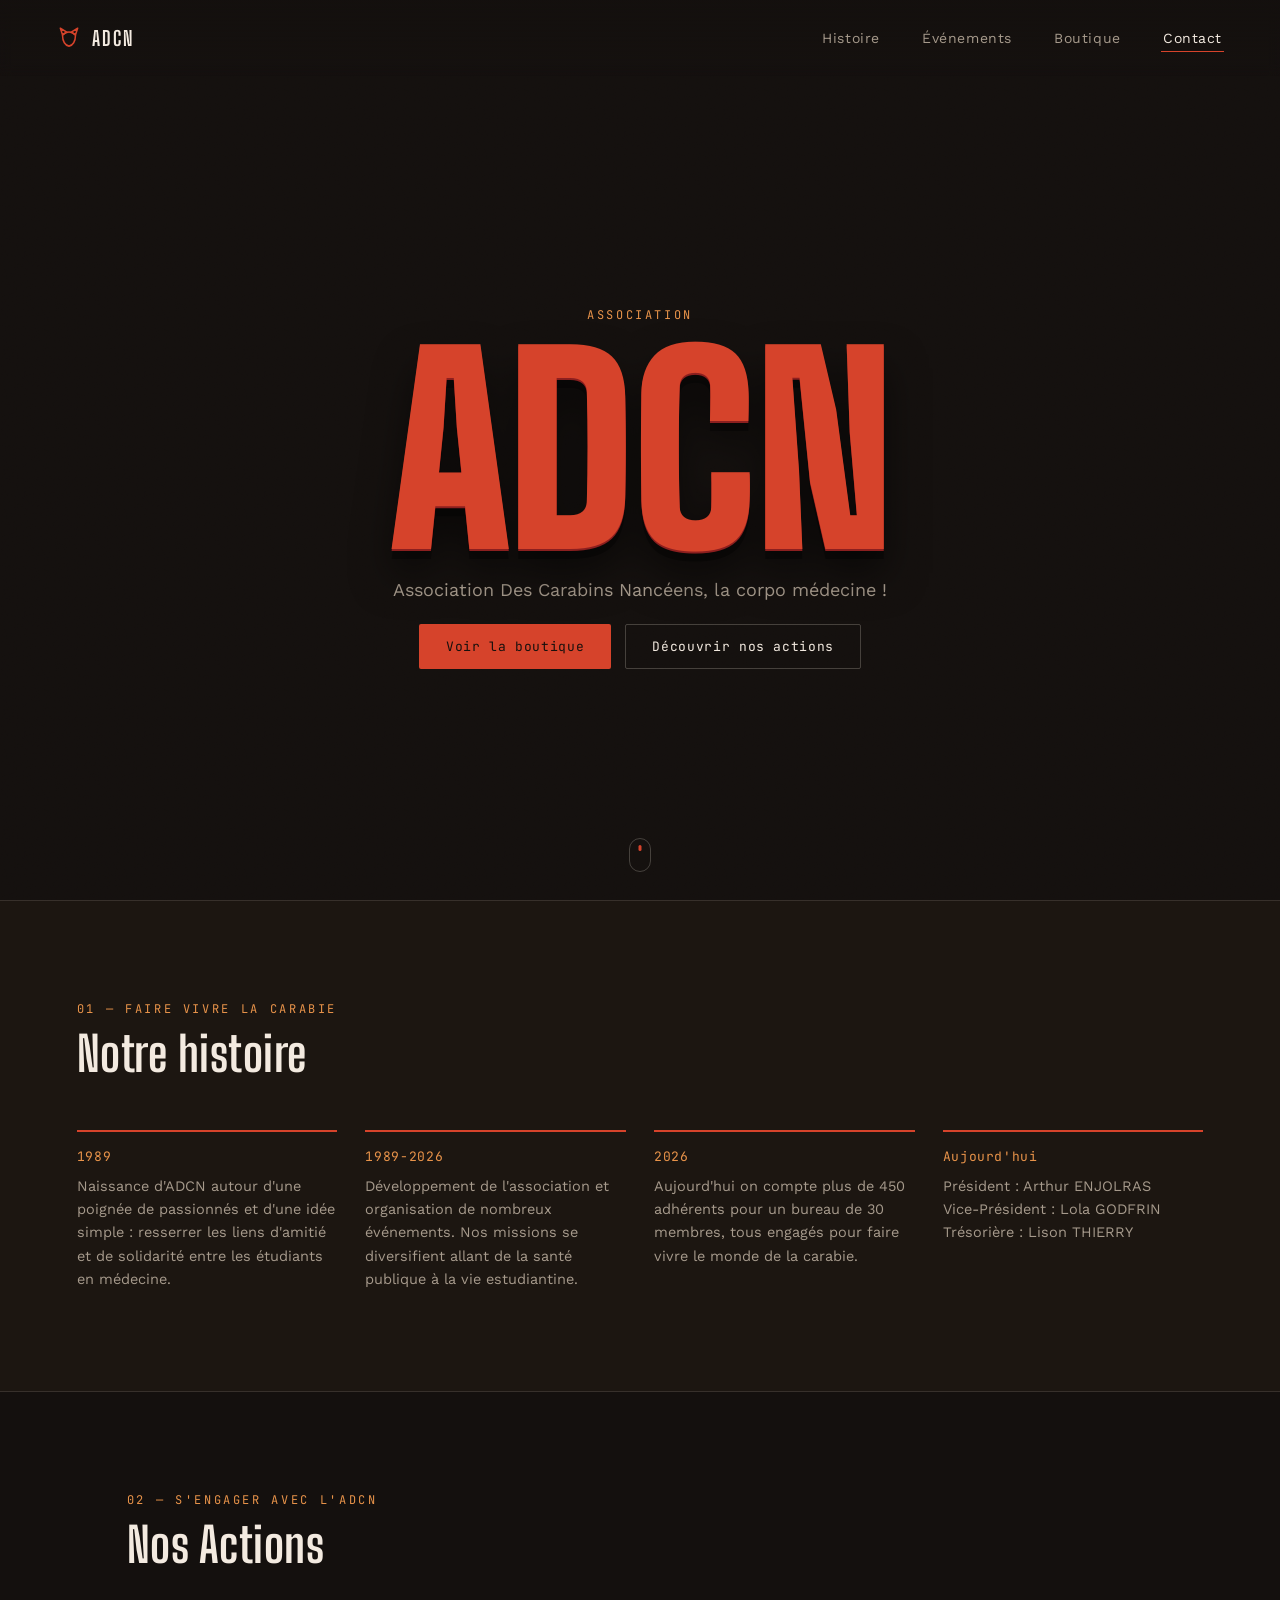
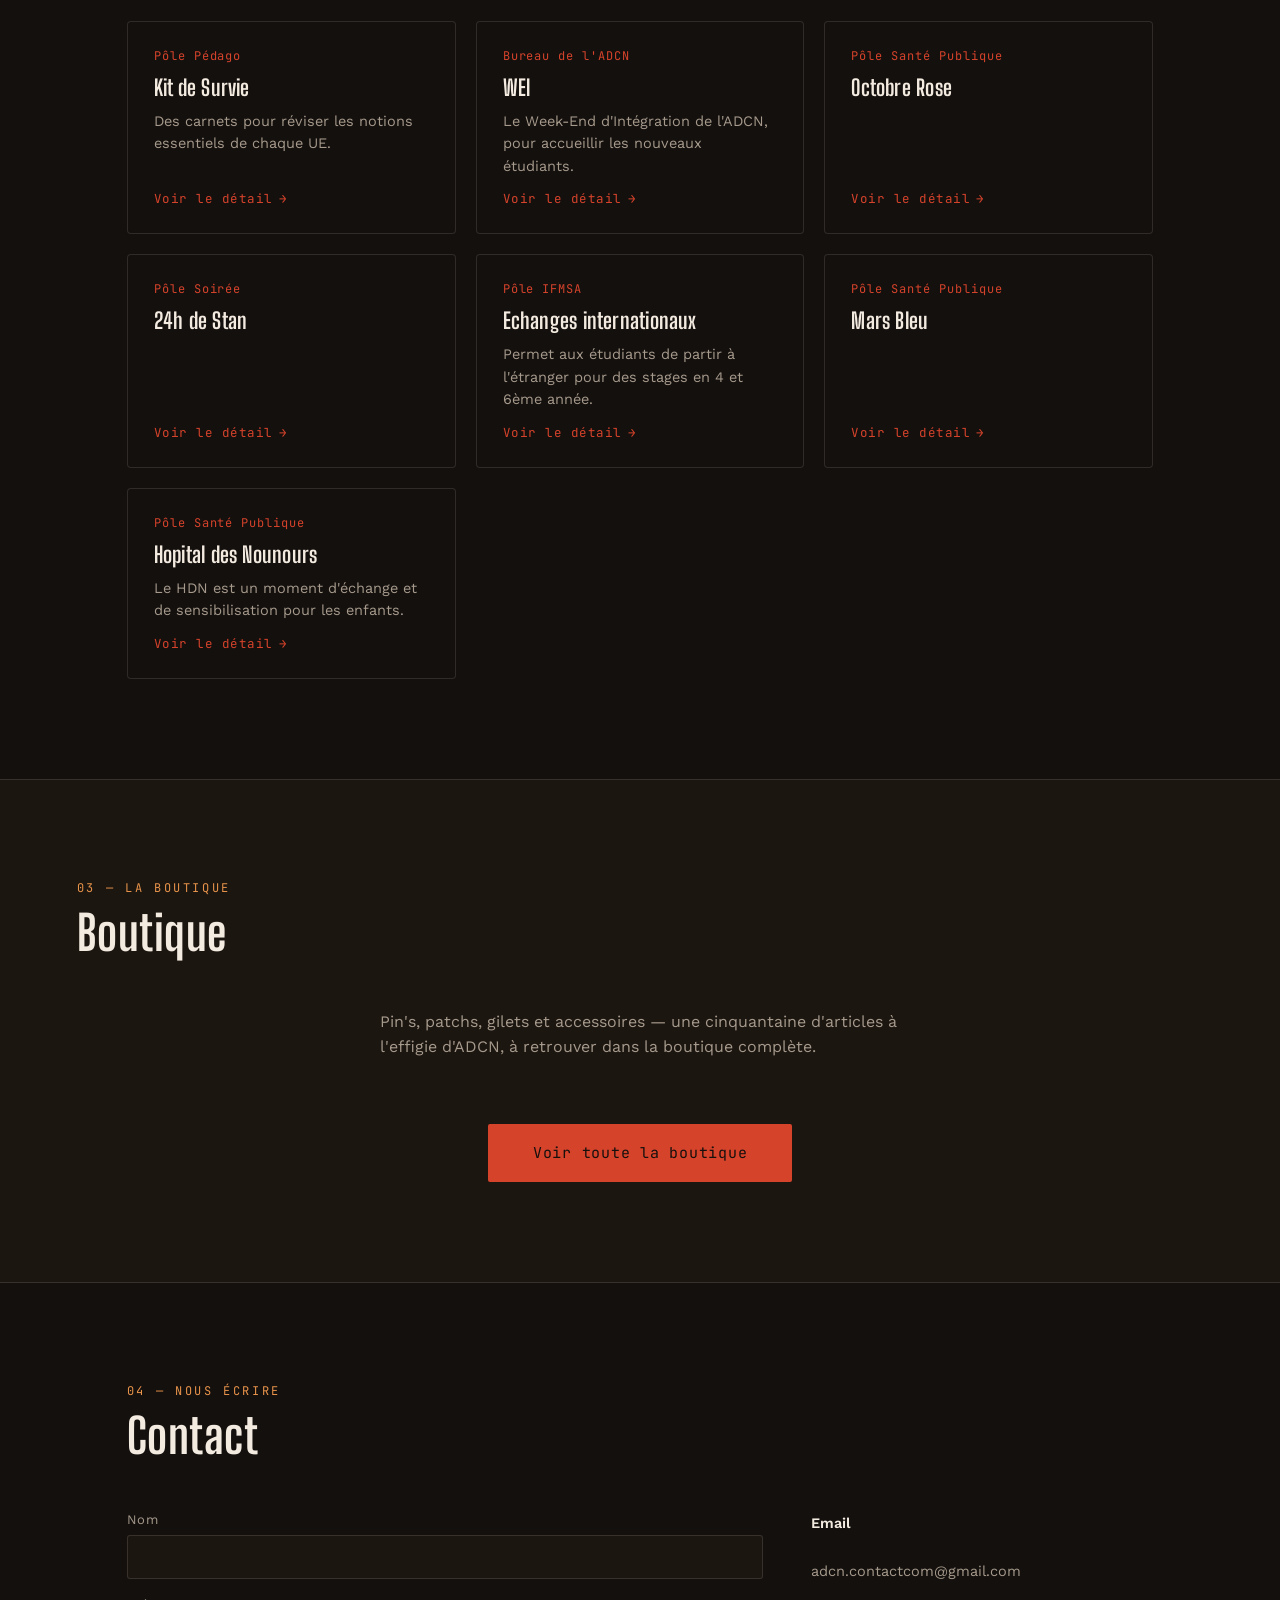
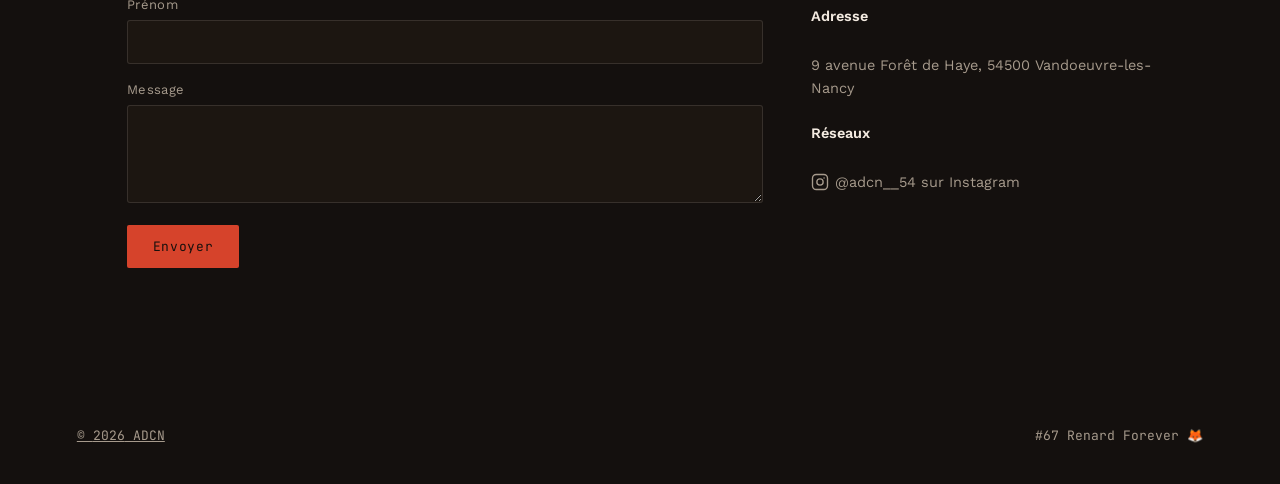
<file: index.html>
<!DOCTYPE html>
<html lang="fr">
<head>
  <meta charset="UTF-8">
  <meta http-equiv="refresh" content="0; url=main.html">
  <title>Redirection site ADCN…</title>
  <script>location.replace("main.html");</script>
  <meta name="google-site-verification" content="s46AsX7qosYoqLdvT8b8pv2t3fBhUlr9V6oyhJd7i8s" />
  <link rel="canonical" href="https://adcn54.github.io/main.html" />
</head>
<body>
  <p><a href="main.html">Cliquez ici si la redirection vers le site de l'ADCN ne fonctionne pas.</a></p>
</body>
</html>
</file>
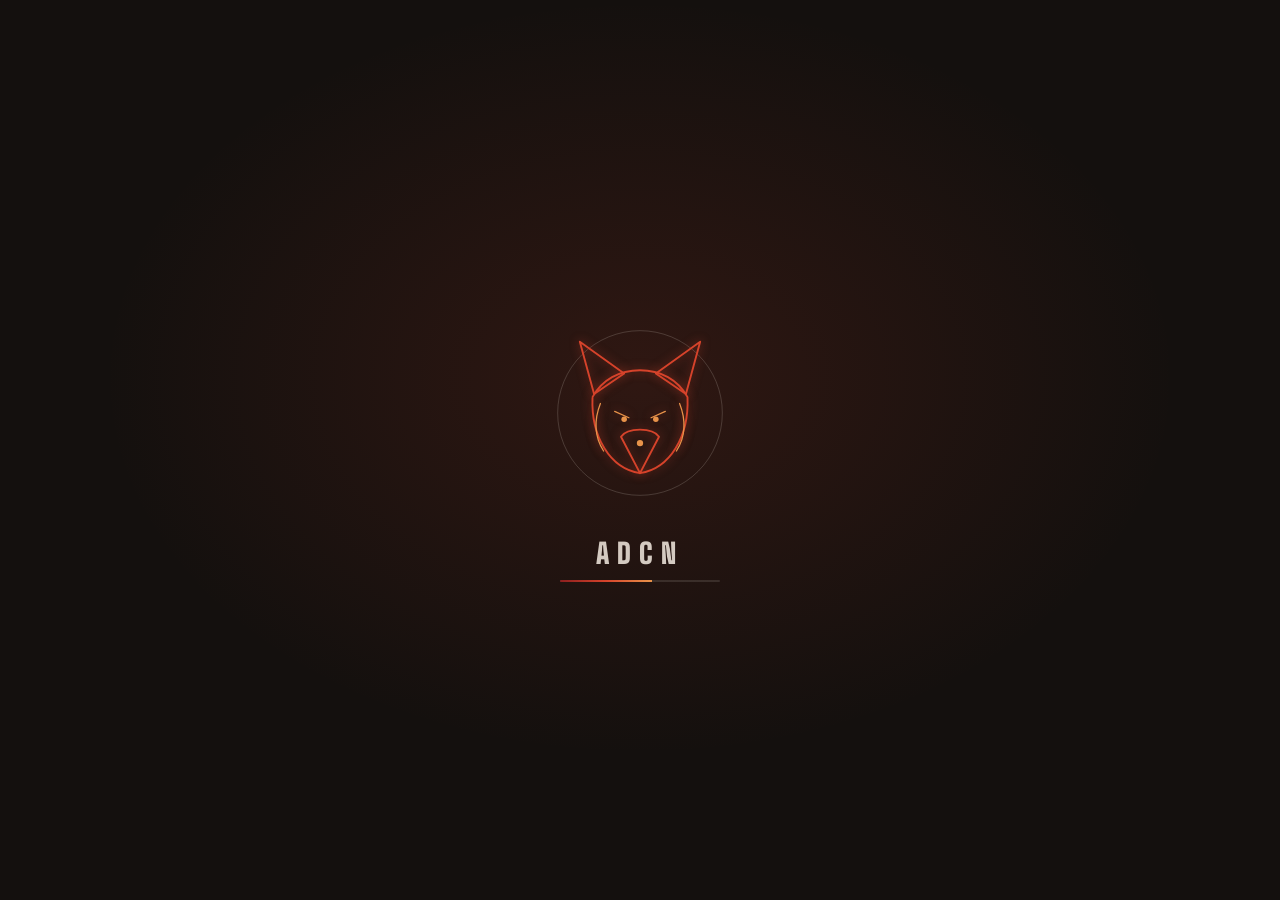
<file: boutique.html>
<!DOCTYPE html>
<html lang="fr">
<head>
<meta charset="UTF-8">
<meta name="viewport" content="width=device-width, initial-scale=1.0">
<title>ADCN Boutique — Association des Carabins de Nancy</title>
<meta name="description" content="Boutique ADCN — pin's, patchs, gilets et accessoires.">
<link rel="icon" type="image/png" sizes="32x32" href="img/logo.png">

<link rel="canonical" href="https://adcn54.github.io/boutique.html" />
  
<link rel="preconnect" href="https://fonts.googleapis.com">
<link rel="preconnect" href="https://fonts.gstatic.com" crossorigin>
<link href="https://fonts.googleapis.com/css2?family=Big+Shoulders+Display:wght@500;700;900&family=Work+Sans:wght@400;500;600&family=JetBrains+Mono:wght@400;500&display=swap" rel="stylesheet">

<link rel="stylesheet" href="css/base.css">
<link rel="stylesheet" href="css/boutons.css">
<link rel="stylesheet" href="css/chargement.css">
<link rel="stylesheet" href="css/navigation.css">
<link rel="stylesheet" href="css/sections.css">
<link rel="stylesheet" href="css/boutique.css">
</head>
<body>
<!-- ===================== CHARGEMENT ===================== -->
<div id="chargement" aria-hidden="true">
  <svg id="marque-renard" viewBox="0 0 240 240" fill="none" xmlns="http://www.w3.org/2000/svg">
    <circle class="renard-anneau" cx="120" cy="120" r="104"/>
    <!-- oreilles -->
    <path class="renard-trait" d="M62 96 L44 30 L100 70 Z"/>
    <path class="renard-trait" d="M178 96 L196 30 L140 70 Z"/>
    <!-- tête -->
    <path class="renard-trait" d="M60 100 C58 150 82 190 120 196 C158 190 182 150 180 100 C168 78 146 66 120 66 C94 66 72 78 60 100 Z"/>
    <!-- rayures joues -->
    <path class="renard-trait renard-trait-fin" d="M70 108 C62 128 62 150 74 168"/>
    <path class="renard-trait renard-trait-fin" d="M170 108 C178 128 178 150 166 168"/>
    <!-- museau -->
    <path class="renard-trait" d="M96 150 L120 196 L144 150 C136 138 104 138 96 150 Z"/>
    <circle class="renard-point" cx="120" cy="158" r="4"/>
    <!-- yeux -->
    <path class="renard-trait renard-trait-fin" d="M88 118 L106 126"/>
    <path class="renard-trait renard-trait-fin" d="M152 118 L134 126"/>
    <circle class="renard-point" cx="100" cy="128" r="3.5"/>
    <circle class="renard-point" cx="140" cy="128" r="3.5"/>
  </svg>

  <div class="chargement-legende">
    <span id="chargement-mot">ADCN</span>
    <span class="chargement-barre"><span id="chargement-barre-remplissage"></span></span>
  </div>
</div>

<div id="site">

<!-- NAVIGATION -->
<header class="navigation" id="navigation">
  <a class="navigation-marque" href="main.html" aria-label="ADCN — retour à l'accueil">
    <svg class="navigation-renard" viewBox="0 0 24 24" fill="none" aria-hidden="true">
      <path d="M6 9 L4 3 L10 6.5 Z" class="navigation-renard-trait"/>
      <path d="M18 9 L20 3 L14 6.5 Z" class="navigation-renard-trait"/>
      <path d="M6 9.5 C6 15 8.5 19 12 19.5 C15.5 19 18 15 18 9.5 C16.5 7.5 14.5 6.5 12 6.5 C9.5 6.5 7.5 7.5 6 9.5 Z" class="navigation-renard-trait"/>
    </svg>
    <span>ADCN</span>
  </a>

  <nav class="navigation-liens" id="navigation-liens">
    <a href="main.html#histoire">Histoire</a>
    <a href="main.html#evenements">Événements</a>
    <a href="boutique.html" class="est-actif">Boutique</a>
    <a href="main.html#contact">Contact</a>
  </nav>

  <button class="navigation-bouton" id="navigation-bouton" aria-label="Ouvrir le menu" aria-expanded="false">
    <span></span><span></span><span></span>
  </button>
</header>

<main class="boutique-main">
  <section class="section">
    <div class="section-entete section-entete-centre">
      <p class="surtitre">La boutique</p>
      <h2>Pin's, patchs & accessoires</h2>
    </div>
    <p class="boutique-intro">Ajoute ce qui te plaît au panier, puis valide ta commande — le règlement se fait ensuite en ligne sur la cagnotte <a href="https://pots.lydia.me/collect/ventes-adcn-10693190/fr" target="_blank" rel="noopener noreferrer" style="text-decoration: underline;">Lydia</a> de l'asso, et tu récupères tes articles au local.</p>

    <div class="filtres">
      <button class="filtre-categorie est-actif" data-categorie="tout">Tout</button>
      <button class="filtre-categorie" data-categorie="pin">Pin's</button>
      <button class="filtre-categorie" data-categorie="patch">Ecussons</button>
      <button class="filtre-categorie" data-categorie="accessoire">Accessoires</button>
      <button class="filtre-categorie" data-categorie="kds">KDS</button>
    </div>

    <div class="grille-cartes grille-boutique" id="grille-boutique">
      <p id="grille-boutique-attente" class="grille-boutique-message">
        Attends encore un peu, la boutique peut mettre du temps à se charger en cas de connexion saturée.
      </p>
    </div>
  </section>

  <footer class="pied-de-page">
    <span><a href="mentions.html" style="text-decoration: underline">© <span id="annee"></span> ADCN</a></span>
    <span class="pied-de-page-signature">#67 Renard Forever 🦊</span>
  </footer>
</main>

<!-- BOUTON + TIROIR DU PANIER -->
<button id="panier-bouton" class="panier-bouton" aria-label="Ouvrir le panier">
  🛒
  <span id="panier-compteur" class="panier-compteur" hidden>0</span>
</button>

<div id="panier-fond" class="panier-fond"></div>

<aside id="panier" class="panier" aria-label="Panier">
  <div class="panier-entete">
    <h2>Ton panier</h2>
    <button id="panier-fermer" class="panier-fermer" aria-label="Fermer le panier">×</button>
  </div>

  <div id="panier-liste" class="panier-liste"></div>

  <div class="panier-total-ligne">
    <span>Total</span>
    <span id="panier-total">0 €</span>
  </div>

  <form id="formulaire-commande" class="formulaire-commande">
    <label>
      <span>Prénom</span>
      <input type="text" name="prenom" required autocomplete="given-name">
    </label>
    <label>
      <span>Nom</span>
      <input type="text" name="nom" required autocomplete="family-name">
    </label>
    <label>
      <span>Email</span>
      <input type="email" name="email" required autocomplete="email">
    </label>
    <button type="submit" class="bouton bouton-primaire">Valider la commande</button>
    <p class="note-formulaire" id="note-commande" role="status"></p>
  </form>
</aside>

<!-- Popup de confirmation de commande -->
<div id="popup-recap" class="popup-recap" hidden>
  <div class="popup-contenu">
    <h3>Commande validée !</h3>
    <p>Merci pour ta commande. Il ne reste plus qu'à la régler en ligne :</p>

    <p class="popup-montant">Montant à payer : <strong id="popup-total">0 €</strong></p>

    <a id="popup-payer" class="bouton" href="#" target="_blank" rel="noopener">
      Payer sur la cagnotte Lydia
    </a>

    <p class="popup-precision">
      Sur la page Lydia, saisis <strong>le montant exact</strong> indiqué ci-dessus
      et mets bien <strong>tes nom et prénom</strong> : c'est ce qui nous permet de
      relier ton paiement à ta commande. Un e-mail récap avec le lien t'est envoyé
      dans les heures qui suivent.
      <br>Passe directement au local pour annuler/modifier la commande
    </p>

    <button id="popup-fermer" class="bouton bouton-primaire">Fermer</button>
  </div>
</div>

<!-- Popup adhésion : posée au premier ajout au panier -->
<div id="popup-adhesion" class="popup-recap" hidden>
  <div class="popup-contenu">
    <h3>Es-tu adhérent·e à l'ADCN ?</h3>
    <p>
      La boutique en ligne est réservée aux adhérents. L'adhésion coûte
      <strong id="adhesion-prix">15 €</strong> et vaut pour toute la saison 2026-2027 —
      elle se règle séparément de ta commande.
    </p>
    <button id="adhesion-oui" class="bouton bouton-primaire">Oui, je suis adhérent·e</button>
    <a id="adhesion-non" class="bouton bouton-fantome" style="color: black; background-color: #f0f0f0; text-align: center;" target="_blank" rel="noopener">Non — payer l'adhésion</a>
  </div>
</div>

<!-- Popup : demande de confirmation avant l'envoi de la commande -->
<div id="popup-confirmation" class="popup-recap" hidden>
  <div class="popup-contenu" role="dialog" aria-modal="true" aria-labelledby="confirmation-titre">
    <h3 id="confirmation-titre">Es-tu sûr·e de valider ta commande ?</h3>
    <p>
      Une fois validée, tu devras passer au local pour la modifier ou l'annuler.
    </p>
    <button id="confirmation-oui" type="button" class="bouton bouton-primaire">Oui, commander</button>
    <button id="confirmation-non" type="button" class="bouton bouton-fantome" style="color: black;">Non, annuler</button>
  </div>
</div>

</div>
<!-- fin de #site -->
  
<!-- Easter Egg --->
<p id="coeur-modele" hidden>❤️</p>
<script>
// Regarde l'URL, plus spécifiquement ce qui a après le # et si c'est "renard", alors on affiche un petit message dans la console. execute le code à chaque changement de l'url
function coeur_eline() {
    const coeurModele = document.querySelector("#coeur-modele");
    nb = 0;
    const intervalleCoeurs = setInterval(() => {
      if (nb >= 200) {
        clearInterval(intervalleCoeurs);
        return;
      }
      const coeur = coeurModele.cloneNode(true);

      coeur.removeAttribute("id");
      coeur.hidden = false;

      coeur.style.position = "fixed";
      coeur.style.left = `${Math.random() * 100}vw`;
      coeur.style.top = `${Math.random() * 100}vh`;
      coeur.style.margin = "0";
      coeur.style.fontSize = `${20 + Math.random() * 30}px`;
      coeur.style.pointerEvents = "none";
      coeur.style.zIndex = "9999";

      document.body.appendChild(coeur);
      nb=nb+1;
    }, 150);
}
function verif_hastag() {
  if (window.location.hash === "#eline") {
    coeur_eline();
  }
}
window.addEventListener("hashchange", verif_hastag);
verif_hastag(); //charger des le début
</script>
<!-- FIN Easter Egg --->
  
<script src="js/chargement.js"></script>
<script src="js/navigation.js"></script>
<script src="js/produits.js"></script>
<script src="js/panier.js"></script>
<script src="js/boutique.js"></script>
<script src="js/commande.js"></script>
<script src="js/adhesion.js"></script>
<script src="js/boutique-principal.js"></script>



</body>
</html>
</file>
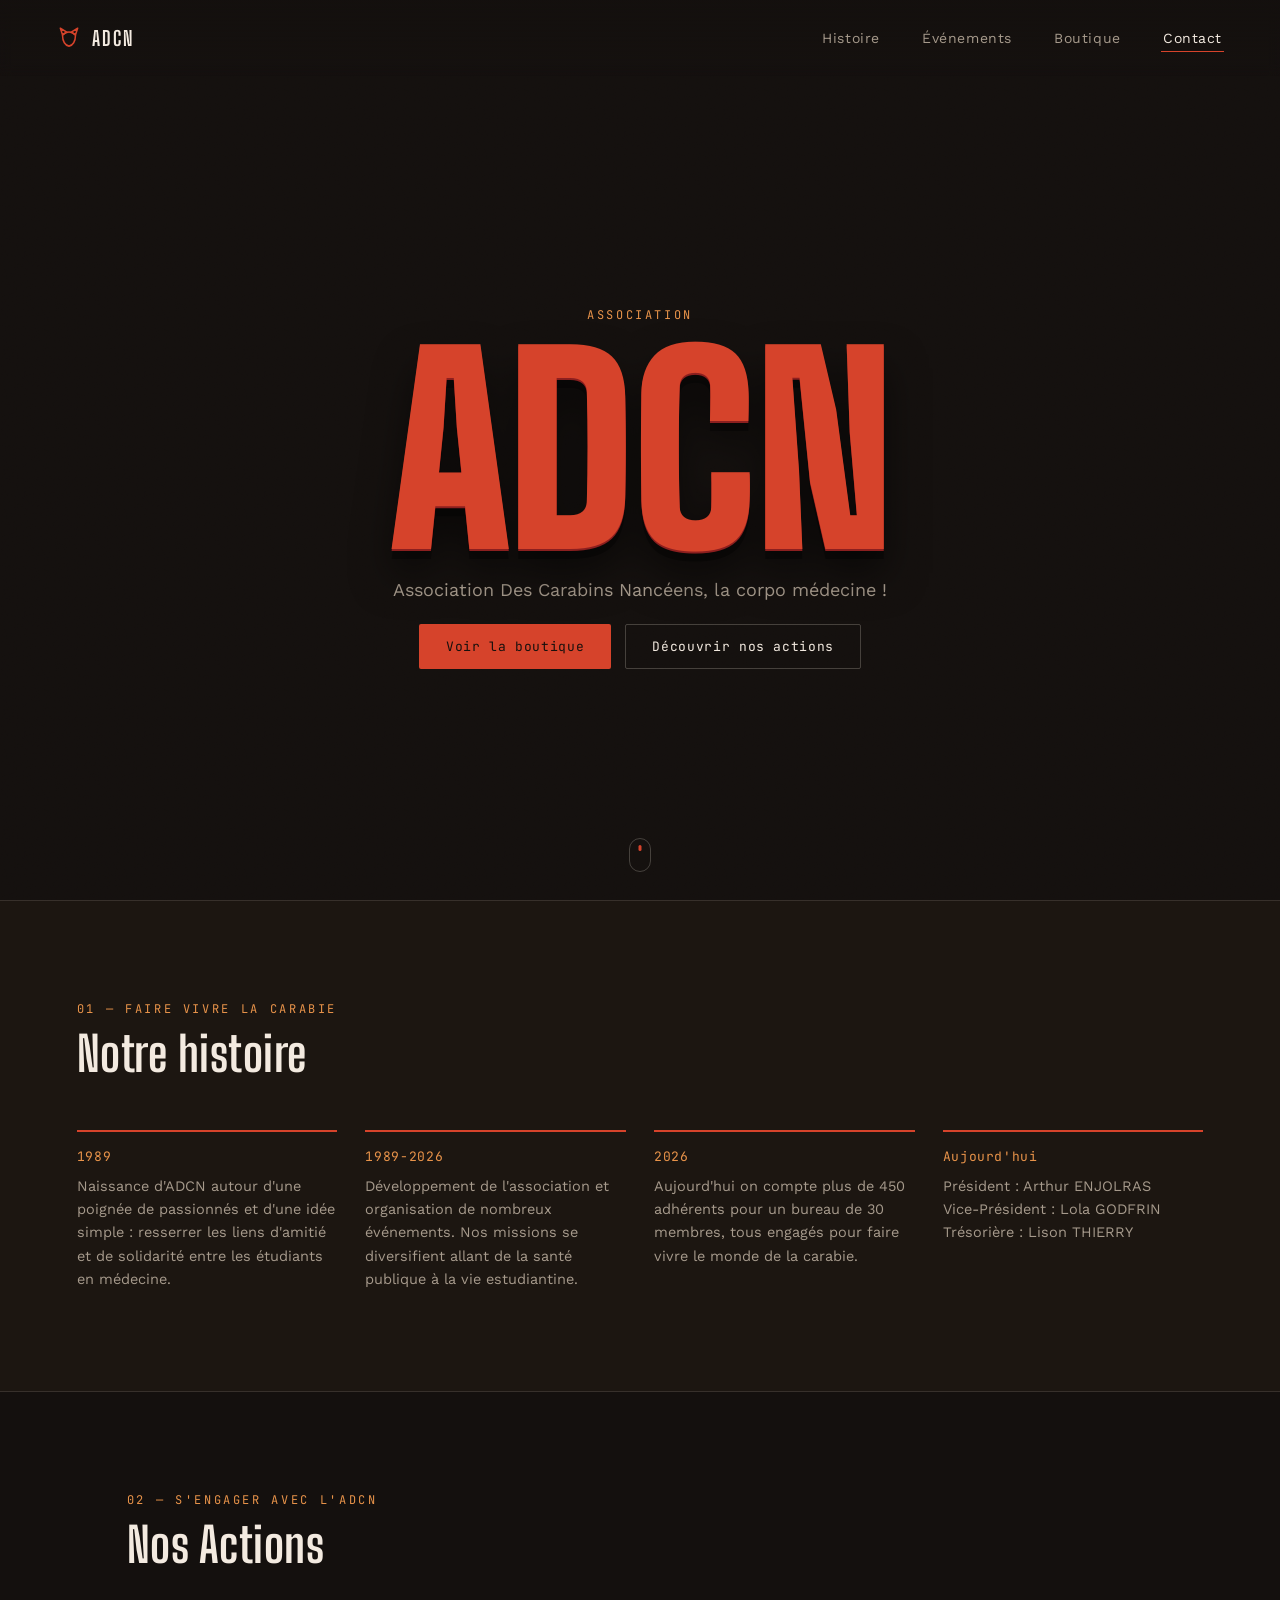
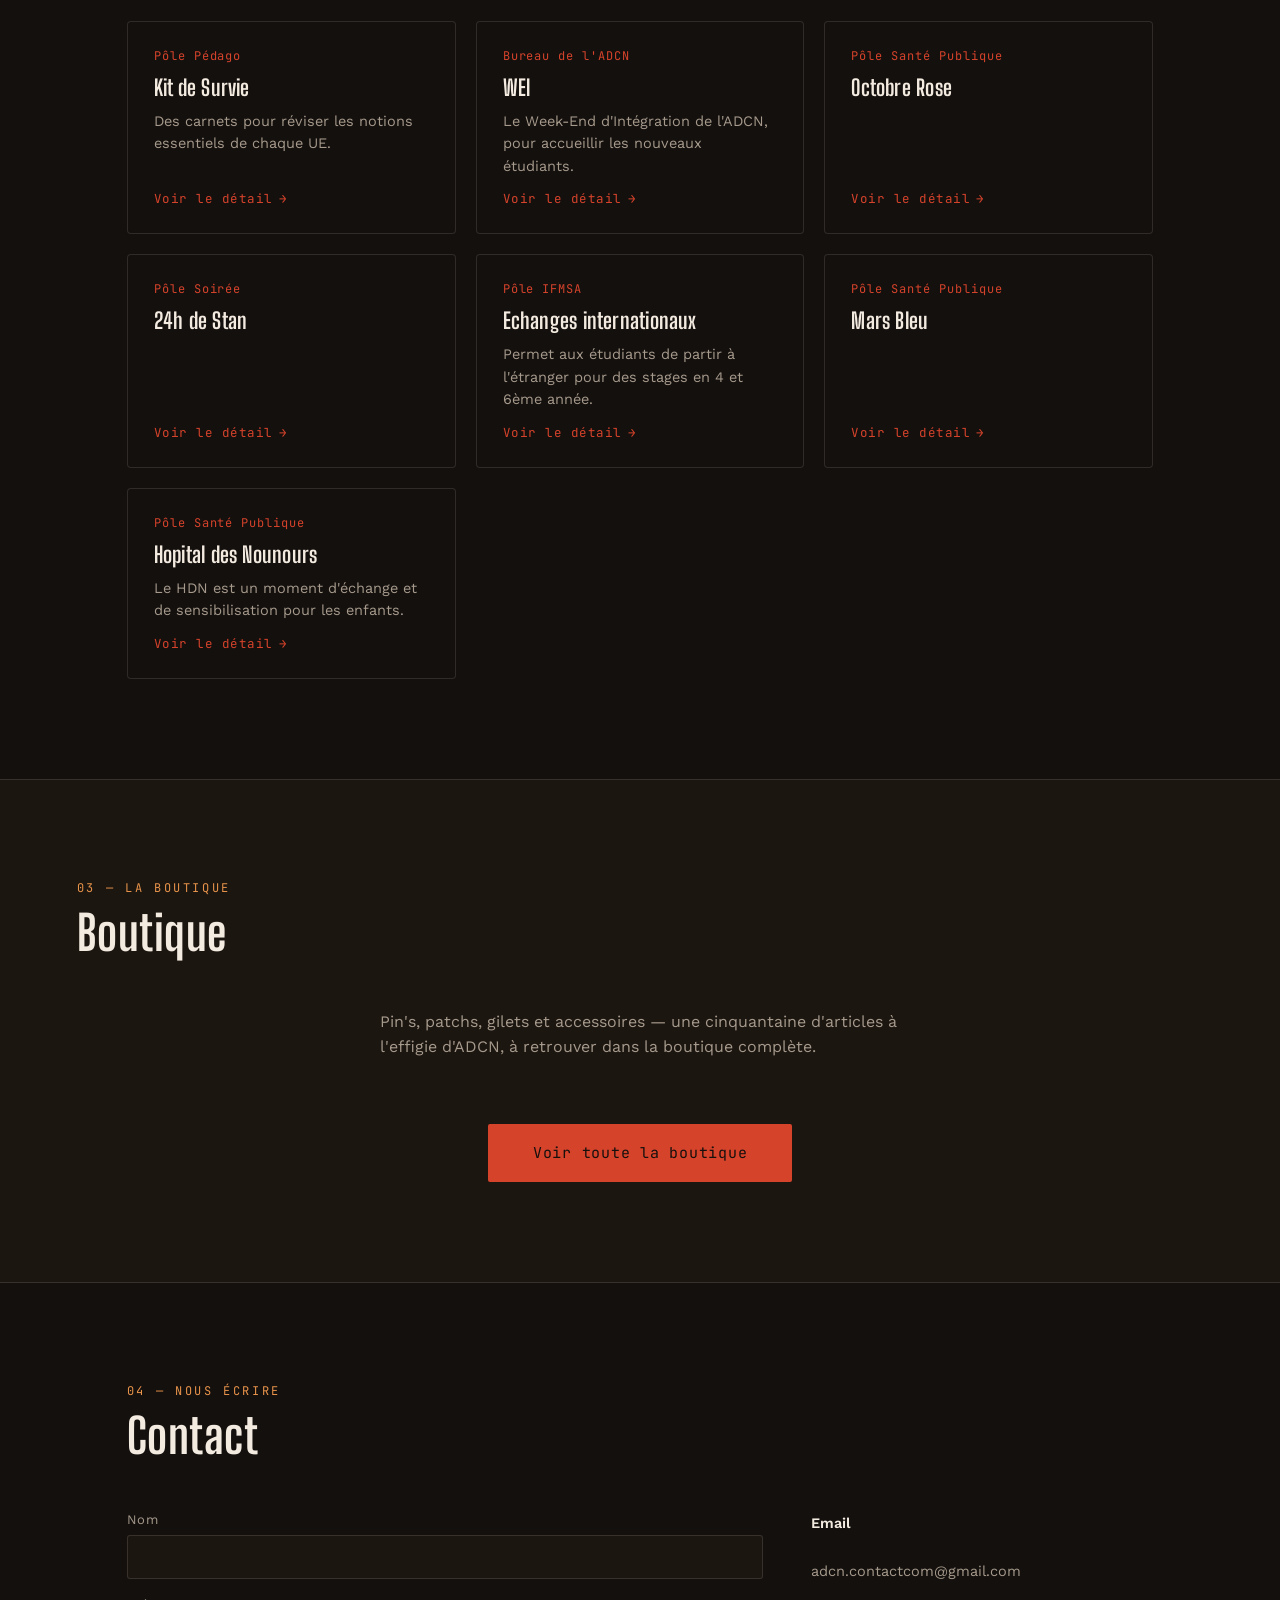
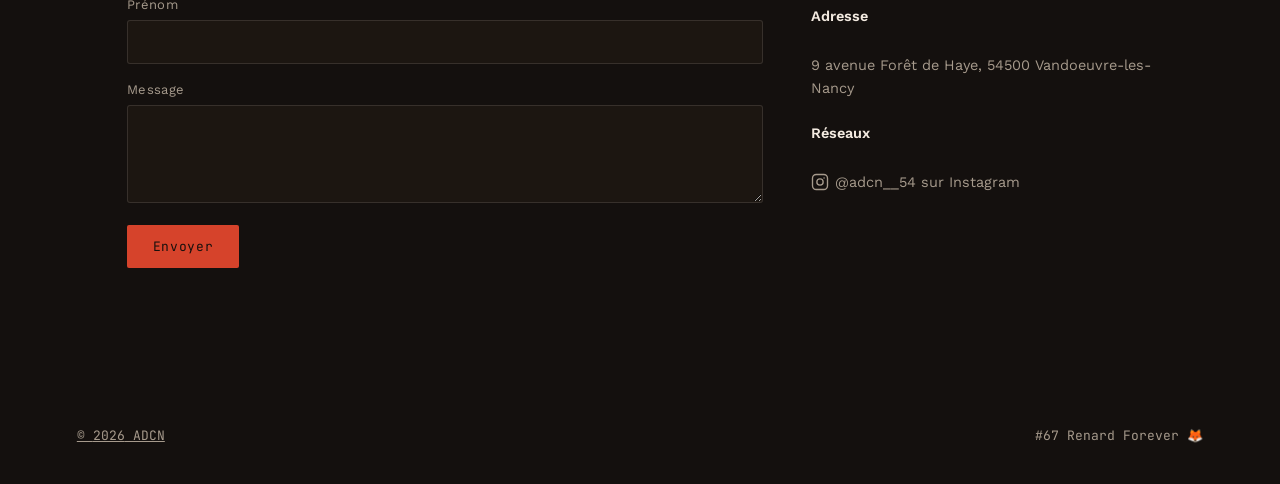
<file: main.html>
<!DOCTYPE html>
<html lang="fr">
<head>
<meta charset="UTF-8">
<meta name="viewport" content="width=device-width, initial-scale=1.0">
<title>ADCN — Association des Carabins de Nancy</title>
<meta name="description" content="Association étudiante de médecine à Nancy (54) : événements, vie associative et boutique officielle.">
<meta name="google-site-verification" content="s46AsX7qosYoqLdvT8b8pv2t3fBhUlr9V6oyhJd7i8s" />
<link rel="icon" type="image/png" sizes="32x32" href="img/logo.png">

<link rel="canonical" href="https://adcn54.github.io/main.html" />
  
<link rel="preconnect" href="https://fonts.googleapis.com">
<link rel="preconnect" href="https://fonts.gstatic.com" crossorigin>
<link href="https://fonts.googleapis.com/css2?family=Big+Shoulders+Display:wght@500;700;900&family=Work+Sans:wght@400;500;600&family=JetBrains+Mono:wght@400;500&display=swap" rel="stylesheet">

<link rel="stylesheet" href="css/base.css">
<link rel="stylesheet" href="css/boutons.css">
<link rel="stylesheet" href="css/chargement.css">
<link rel="stylesheet" href="css/navigation.css">
<link rel="stylesheet" href="css/accueil.css">
<link rel="stylesheet" href="css/sections.css">
</head>
<body>

<!-- ===================== CHARGEMENT ===================== -->
<div id="chargement" aria-hidden="true">
  <svg id="marque-renard" viewBox="0 0 240 240" fill="none" xmlns="http://www.w3.org/2000/svg">
    <circle class="renard-anneau" cx="120" cy="120" r="104"/>
    <!-- oreilles -->
    <path class="renard-trait" d="M62 96 L44 30 L100 70 Z"/>
    <path class="renard-trait" d="M178 96 L196 30 L140 70 Z"/>
    <!-- tête -->
    <path class="renard-trait" d="M60 100 C58 150 82 190 120 196 C158 190 182 150 180 100 C168 78 146 66 120 66 C94 66 72 78 60 100 Z"/>
    <!-- rayures joues -->
    <path class="renard-trait renard-trait-fin" d="M70 108 C62 128 62 150 74 168"/>
    <path class="renard-trait renard-trait-fin" d="M170 108 C178 128 178 150 166 168"/>
    <!-- museau -->
    <path class="renard-trait" d="M96 150 L120 196 L144 150 C136 138 104 138 96 150 Z"/>
    <circle class="renard-point" cx="120" cy="158" r="4"/>
    <!-- yeux -->
    <path class="renard-trait renard-trait-fin" d="M88 118 L106 126"/>
    <path class="renard-trait renard-trait-fin" d="M152 118 L134 126"/>
    <circle class="renard-point" cx="100" cy="128" r="3.5"/>
    <circle class="renard-point" cx="140" cy="128" r="3.5"/>
  </svg>

  <div class="chargement-legende">
    <span id="chargement-mot">ADCN</span>
    <span class="chargement-barre"><span id="chargement-barre-remplissage"></span></span>
  </div>
</div>

<!-- ===================== SITE ===================== -->
<div id="site">

  <!-- NAVIGATION -->
  <header class="navigation" id="navigation">
    <a class="navigation-marque" href="#haut" aria-label="ADCN — retour en haut">
      <svg class="navigation-renard" viewBox="0 0 24 24" fill="none" aria-hidden="true">
        <path d="M6 9 L4 3 L10 6.5 Z" class="navigation-renard-trait"/>
        <path d="M18 9 L20 3 L14 6.5 Z" class="navigation-renard-trait"/>
        <path d="M6 9.5 C6 15 8.5 19 12 19.5 C15.5 19 18 15 18 9.5 C16.5 7.5 14.5 6.5 12 6.5 C9.5 6.5 7.5 7.5 6 9.5 Z" class="navigation-renard-trait"/>
      </svg>
      <span>ADCN</span>
    </a>

    <nav class="navigation-liens" id="navigation-liens">
      <a href="#histoire">Histoire</a>
      <a href="#evenements">Événements</a>
      <a href="boutique.html">Boutique</a>
      <a href="#contact">Contact</a>
    </nav>

    <button class="navigation-bouton" id="navigation-bouton" aria-label="Ouvrir le menu" aria-expanded="false">
      <span></span><span></span><span></span>
    </button>
  </header>

  <!-- ACCUEIL -->
  <section class="accueil" id="haut">
    <div class="accueil-contenu">
      <p class="surtitre">Association</p>
      <h1 class="accueil-titre">ADCN</h1>
      <p class="accueil-slogan">Association Des Carabins Nancéens, la corpo médecine !</p>
      <div class="accueil-actions">
        <a href="boutique.html" class="bouton bouton-primaire">Voir la boutique</a>
        <a href="#evenements" class="bouton bouton-fantome">Découvrir nos actions</a>
      </div>
    </div>
    <a class="indicateur-defilement" href="#histoire" aria-label="Défiler vers la suite">
      <span></span>
    </a>
  </section>

  <!-- HISTOIRE -->
  <section class="section section-secondaire" id="histoire">
    <div class="section-entete">
      <p class="surtitre">01 — Faire vivre la carabie</p>
      <h2>Notre histoire</h2>
    </div>
    <div class="frise">
      <div class="frise-etape">
        <span class="frise-date">1989</span>
        <p>Naissance d'ADCN autour d'une poignée de passionnés et d'une idée simple : resserrer les liens d'amitié et de solidarité entre les étudiants en médecine.</p>
      </div>
      <div class="frise-etape">
        <span class="frise-date">1989-2026</span>
        <p>Développement de l'association et organisation de nombreux événements. Nos missions se diversifient allant de la santé publique à la vie estudiantine.</p>
      </div>
      <div class="frise-etape">
        <span class="frise-date">2026</span>
        <p>Aujourd'hui on compte plus de 450 adhérents pour un bureau de 30 membres, tous engagés pour faire vivre le monde de la carabie.</p>
      </div>
      <div class="frise-etape">
        <span class="frise-date">Aujourd'hui</span>
        <p>Président : Arthur ENJOLRAS<br>Vice-Président : Lola GODFRIN<br>Trésorière : Lison THIERRY</p>
      </div>
    </div>
  </section>

  <!-- EVENEMENTS : présentation de nos events et non un agenda. Les cartes sont générées
       automatiquement à partir de js/evenements.js (une entrée de EVENEMENTS = une carte).
       Chaque carte ouvre une popup (carrousel de photos + titre + sous-titre + descriptif). -->
  <section class="section" id="evenements">
    <div class="section-entete">
      <p class="surtitre">02 — S'engager avec l'ADCN</p>
      <h2>Nos Actions</h2>
    </div>
    <div class="grille-cartes" id="grille-evenements"></div>
  </section>

  <!-- BOUTIQUE : aperçu des 3 premiers articles du catalogue (js/produits.js),
       avec les mêmes cartes que boutique.html. Générées par js/boutique-apercu.js. -->
  <section class="section section-secondaire" id="boutique">
    <div class="section-entete">
      <p class="surtitre">03 — La boutique</p>
      <h2>Boutique</h2>
    </div>
    <div class="boutique-apercu">
      <p>Pin's, patchs, gilets et accessoires — une cinquantaine d'articles à l'effigie d'ADCN, à retrouver dans la boutique complète.</p>
    </div>
    <div class="grille-cartes boutique-apercu-grille" id="grille-boutique-apercu"></div>
    <div class="boutique-apercu-action">
      <a href="boutique.html" class="bouton bouton-primaire bouton-grand">Voir toute la boutique</a>
    </div>
  </section>

  <!-- CONTACT -->
  <section class="section" id="contact">
    <div class="section-entete">
      <p class="surtitre">04 — Nous écrire</p>
      <h2>Contact</h2>
    </div>
    <div class="contact-grille">
      <form class="formulaire-contact" id="formulaire-contact">
        <label>
          <span>Nom</span>
          <input type="text" name="name" required autocomplete="name">
        </label>
        <label>
          <span>Prénom</span>
          <input type="text" name="firstname" required autocomplete="firstname">
        </label>
        <label>
          <span>Message</span>
          <textarea name="message" rows="4" required></textarea>
        </label>
        <button type="submit" class="bouton bouton-primaire">Envoyer</button>
        <p class="note-formulaire" id="note-formulaire" role="status"></p>
      </form>
      <div class="contact-infos">
        <p><strong>Email</strong><br>adcn.contactcom@gmail.com</p>
        <p><strong>Adresse</strong><br>9 avenue Forêt de Haye, 54500 Vandoeuvre-les-Nancy</p>
        <p><strong>Réseaux</strong><br>
          <a class="lien-instagram" href="https://www.instagram.com/adcn__54" target="_blank" rel="noopener noreferrer">
            <svg viewBox="0 0 24 24" width="18" height="18" fill="none" stroke="currentColor" stroke-width="1.8" aria-hidden="true">
              <rect x="2" y="2" width="20" height="20" rx="5"/>
              <circle cx="12" cy="12" r="4.2"/>
              <circle cx="17.4" cy="6.6" r="1" fill="currentColor" stroke="none"/>
            </svg>
            @adcn__54 sur Instagram
          </a>
        </p>
      </div>
    </div>
  </section>

  <footer class="pied-de-page">
    <span><a href="mentions.html" style="text-decoration: underline">© <span id="annee"></span> ADCN</a></span>
    <span class="pied-de-page-signature">#67 Renard Forever 🦊</span>
  </footer>

</div>

<!-- POPUP DÉTAIL D'UN ÉVÉNEMENT (carrousel + titre + sous-titre + descriptif) -->
<div id="popup-evenement" class="popup-evenement" hidden>
  <div class="popup-evenement-contenu">
    <button id="popup-evenement-fermer" class="popup-evenement-fermer" aria-label="Fermer">×</button>

    <div class="popup-evenement-carrousel">
      <div class="popup-evenement-images" id="popup-evenement-images"></div>
      <button id="popup-evenement-prec" class="popup-evenement-nav popup-evenement-prec" aria-label="Photo précédente">‹</button>
      <button id="popup-evenement-suiv" class="popup-evenement-nav popup-evenement-suiv" aria-label="Photo suivante">›</button>
      <div class="popup-evenement-points" id="popup-evenement-points"></div>
    </div>

    <div class="popup-evenement-texte">
      <span class="popup-evenement-organisateur" id="popup-evenement-organisateur"></span>
      <h3 id="popup-evenement-titre"></h3>
      <p class="popup-evenement-soustitre" id="popup-evenement-soustitre"></p>
      <p class="popup-evenement-description" id="popup-evenement-description"></p>
    </div>
  </div>
</div>

<!-- Easter Egg --->
<script>
// Regarde l'URL, plus spécifiquement ce qui a après le # et si c'est "renard", alors on affiche un petit message dans la console. execute le code à chaque changement de l'url
window.addEventListener("hashchange", function() {
  hash = window.location.hash.toLowerCase()
  if (hash === "#adcn") {
    //meilleure association du monde
    console.log("%c🦊 Renard détecté : vive l'ADCN! 🦊", "font-size: 24px; color: #8B4513;");
  }
  if (hash === "#eline") {
    //La femme de ma vie
    alert("💖 E+M Forever 💖");
    const elements = document.querySelectorAll("h1, h2, h3, p, span, a, button, label");
    elements.forEach(element => {
      element.textContent = "💖 E+M 💖";
    });
  }
  if (hash === "#pm") {
    //En l'honneur de mes PM
    //Remplace tous les textes par un mot aléatoire ["67", "niels", "jeanne", "saintcochon", "poppyguinisher05g"]
    //Récupère tous les éléments textes de la page et modifie leur texte, le but étant de rendre hommage à mes PMs de fal
    const elements = document.querySelectorAll("h1, h2, h3, p, span, a, button, label");
    elements.forEach(element => {
      element.textContent = ["67", "niels", "jeanne", "saintcochon", "poppyguinisher05g"][Math.floor(Math.random() * 5)];
    });
  }
});


</script>
<!-- FIN Easter Egg --->

<script src="js/chargement.js"></script>
<script src="js/navigation.js"></script>
<script src="js/formulaire-contact.js"></script>
<script src="js/evenements.js"></script>
<script src="js/produits.js"></script>
<script src="js/boutique-apercu.js"></script>
<script src="js/principal.js"></script>

<!-- Easter egg JS -->
<script src="js/plumes.js" defer></script>
<script src="js/pharma.js" defer></script>
<!-- FIN Easter Egg --->
  
</body>
</html>
</file>
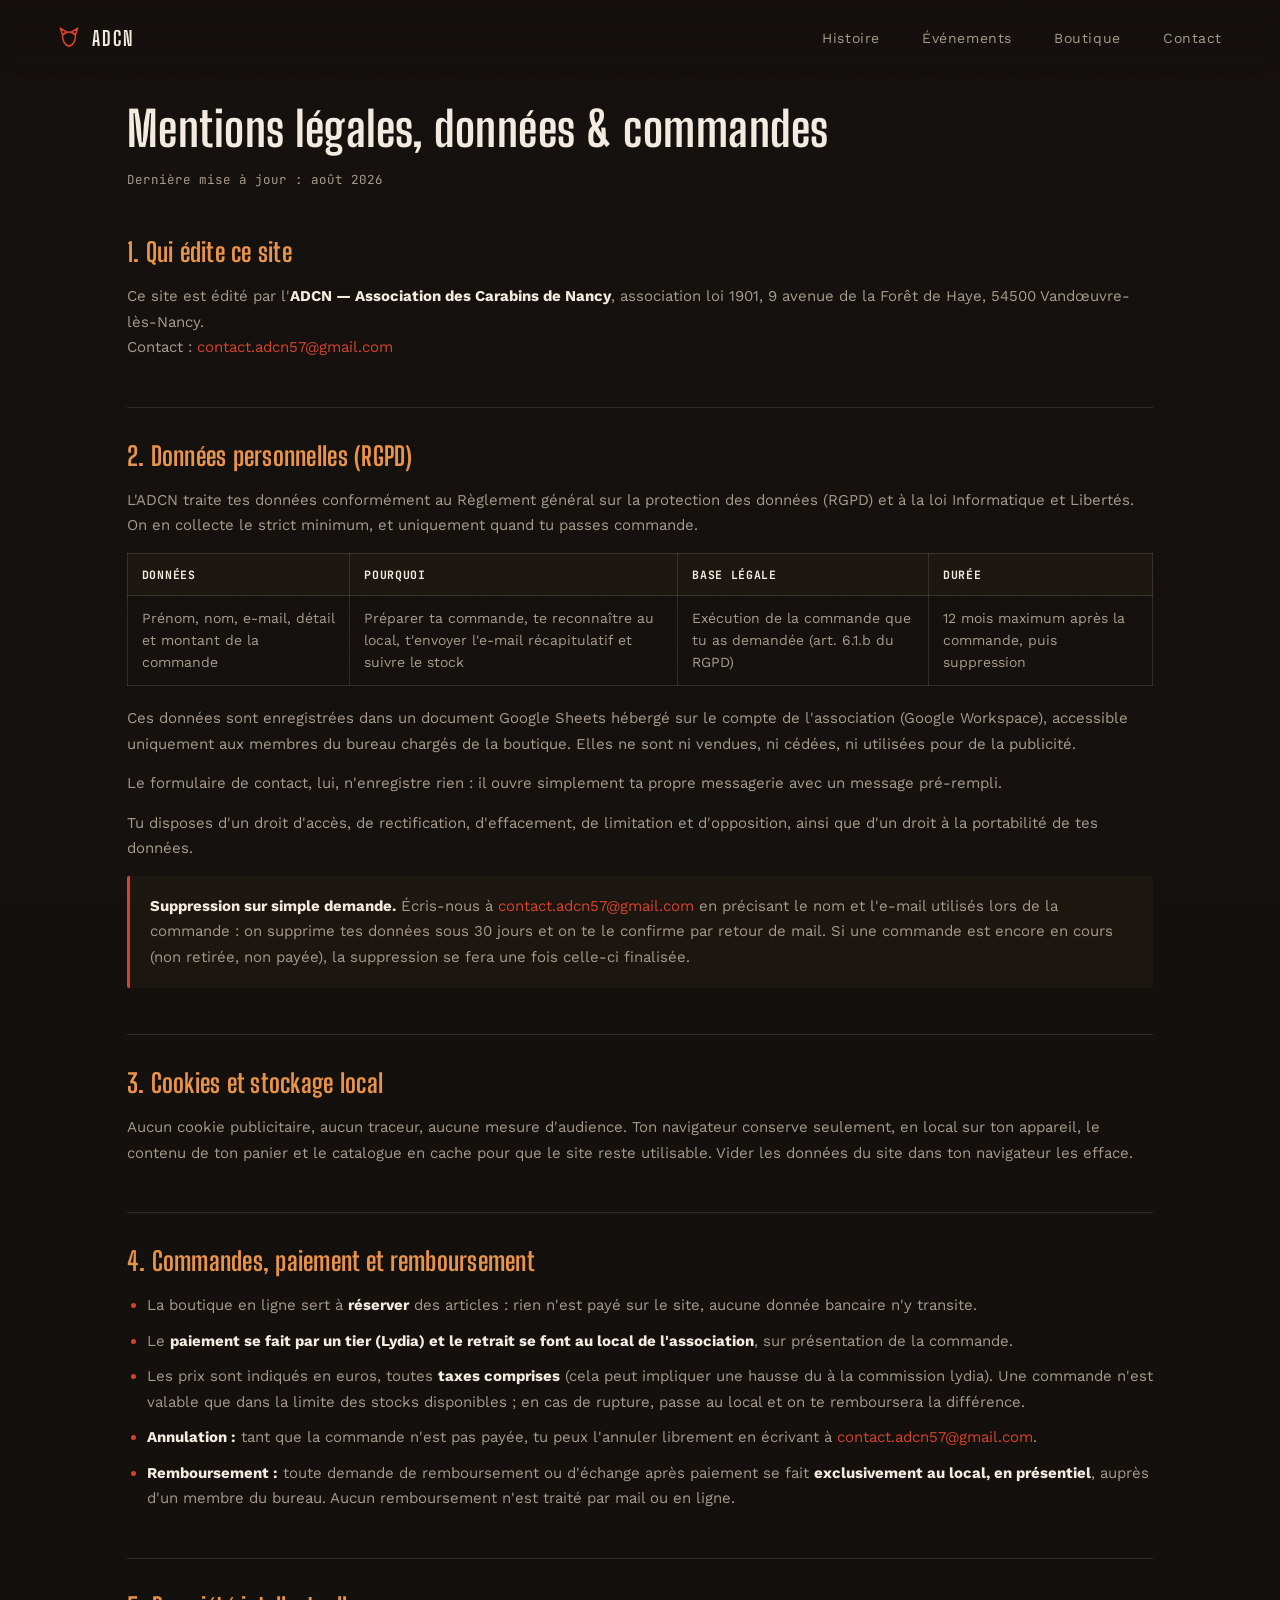
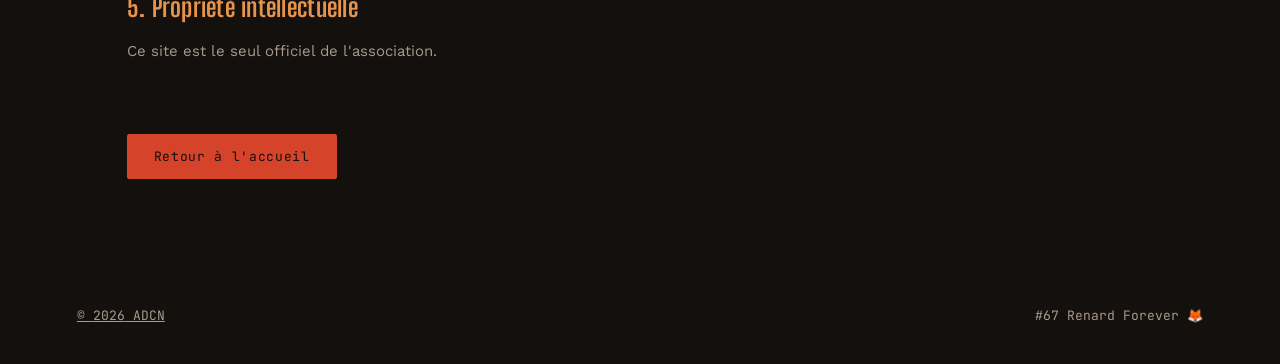
<file: mentions.html>
<!DOCTYPE html>
<html lang="fr">
<head>
<meta charset="UTF-8">
<meta name="viewport" content="width=device-width, initial-scale=1.0">
<title>Mentions légales & confidentialité — ADCN</title>
<meta name="description" content="Mentions légales, protection des données (RGPD) et conditions de commande de la boutique ADCN.">
<link rel="icon" type="image/png" sizes="32x32" href="img/logo.png">

<link rel="canonical" href="https://adcn54.github.io/mentions.html" />
  
<link rel="preconnect" href="https://fonts.googleapis.com">
<link rel="preconnect" href="https://fonts.gstatic.com" crossorigin>
<link href="https://fonts.googleapis.com/css2?family=Big+Shoulders+Display:wght@500;700;900&family=Work+Sans:wght@400;500;600&family=JetBrains+Mono:wght@400;500&display=swap" rel="stylesheet">

<link rel="stylesheet" href="css/mentions.css">
<link rel="stylesheet" href="css/base.css">
<link rel="stylesheet" href="css/boutons.css">
<link rel="stylesheet" href="css/chargement.css">
<link rel="stylesheet" href="css/navigation.css">
<link rel="stylesheet" href="css/sections.css">
<link rel="stylesheet" href="css/boutique.css">
</head>
<body>

<!-- NAVIGATION (identique aux autres pages) -->
<header class="navigation" id="navigation">
  <a class="navigation-marque" href="main.html" aria-label="ADCN — retour à l'accueil">
    <svg class="navigation-renard" viewBox="0 0 24 24" fill="none" aria-hidden="true">
      <path d="M6 9 L4 3 L10 6.5 Z" class="navigation-renard-trait"/>
      <path d="M18 9 L20 3 L14 6.5 Z" class="navigation-renard-trait"/>
      <path d="M6 9.5 C6 15 8.5 19 12 19.5 C15.5 19 18 15 18 9.5 C16.5 7.5 14.5 6.5 12 6.5 C9.5 6.5 7.5 7.5 6 9.5 Z" class="navigation-renard-trait"/>
    </svg>
    <span>ADCN</span>
  </a>

  <nav class="navigation-liens" id="navigation-liens">
    <a href="main.html#histoire">Histoire</a>
    <a href="main.html#evenements">Événements</a>
    <a href="boutique.html">Boutique</a>
    <a href="main.html#contact">Contact</a>
  </nav>

  <button class="navigation-bouton" id="navigation-bouton" aria-label="Ouvrir le menu" aria-expanded="false">
    <span></span><span></span><span></span>
  </button>
</header>

<main>
  <section class="section page-legal">
    <div class="section-entete">
      <h2>Mentions légales, données &amp; commandes</h2>
      <p class="legal-maj">Dernière mise à jour : <span id="legal-date">août 2026</span></p>
    </div>

    <!-- 1 -->
    <article class="bloc-legal">
      <h3>1. Qui édite ce site</h3>
      <p>
        Ce site est édité par l'<strong>ADCN — Association des Carabins de Nancy</strong>,
        association loi 1901, 9 avenue de la Forêt de Haye, 54500 Vandœuvre-lès-Nancy.<br>
        Contact : <a href="mailto:contact.adcn57@gmail.com">contact.adcn57@gmail.com</a>
      </p>
    </article>

    <!-- 2 -->
    <article class="bloc-legal">
      <h3>2. Données personnelles (RGPD)</h3>
      <p>
        L'ADCN traite tes données conformément au Règlement général sur la protection
        des données (RGPD) et à la loi Informatique et Libertés. On en collecte le
        strict minimum, et uniquement quand tu passes commande.
      </p>

      <table class="tableau-legal">
        <thead>
          <tr><th>Données</th><th>Pourquoi</th><th>Base légale</th><th>Durée</th></tr>
        </thead>
        <tbody>
          <tr>
            <td data-libelle="Données">Prénom, nom, e-mail, détail et montant de la commande</td>
            <td data-libelle="Pourquoi">Préparer ta commande, te reconnaître au local, t'envoyer l'e-mail
                récapitulatif et suivre le stock</td>
            <td data-libelle="Base légale">Exécution de la commande que tu as demandée (art. 6.1.b du RGPD)</td>
            <td data-libelle="Durée">12 mois maximum après la commande, puis suppression</td>
          </tr>
        </tbody>
      </table>

      <p>
        Ces données sont enregistrées dans un document Google Sheets hébergé sur le
        compte de l'association (Google Workspace), accessible uniquement aux membres
        du bureau chargés de la boutique. Elles ne sont ni vendues, ni cédées, ni
        utilisées pour de la publicité.
      </p>
      <p>
        Le formulaire de contact, lui, n'enregistre rien : il ouvre simplement ta
        propre messagerie avec un message pré-rempli.
      </p>

      <p>
        Tu disposes d'un droit d'accès, de rectification, d'effacement, de limitation
        et d'opposition, ainsi que d'un droit à la portabilité de tes données.
      </p>
      <p class="encadre">
        <strong>Suppression sur simple demande.</strong> Écris-nous à
        <a href="mailto:contact.adcn57@gmail.com">contact.adcn57@gmail.com</a> en
        précisant le nom et l'e-mail utilisés lors de la commande : on supprime tes
        données sous 30 jours et on te le confirme par retour de mail. Si une commande
        est encore en cours (non retirée, non payée), la suppression se fera une fois
        celle-ci finalisée.
      </p>
    </article>

    <!-- 3 -->
    <article class="bloc-legal">
      <h3>3. Cookies et stockage local</h3>
      <p>
        Aucun cookie publicitaire, aucun traceur, aucune mesure d'audience. Ton
        navigateur conserve seulement, en local sur ton appareil, le contenu de ton
        panier et le catalogue en cache pour que le site reste utilisable. Vider les
        données du site dans ton navigateur les efface.
      </p>
    </article>

    <!-- 4 -->
    <article class="bloc-legal">
      <h3>4. Commandes, paiement et remboursement</h3>
      <ul>
        <li>
          La boutique en ligne sert à <strong>réserver</strong> des articles : rien
          n'est payé sur le site, aucune donnée bancaire n'y transite.
        </li>
        <li>
          Le <strong>paiement se fait par un tier (Lydia) et le retrait se font au local de
          l'association</strong>, sur présentation de la commande.
        </li>
        <li>
          Les prix sont indiqués en euros, toutes <strong>taxes comprises</strong> (cela peut impliquer une hausse du à la commission lydia). 
          Une commande n'est valable que dans la limite des stocks disponibles ; en cas de rupture, passe au local et on te remboursera la différence.
        </li>
        <li>
          <strong>Annulation :</strong> tant que la commande n'est pas payée, tu peux
          l'annuler librement en écrivant à
          <a href="mailto:contact.adcn57@gmail.com">contact.adcn57@gmail.com</a>.
        </li>
        <li>
          <strong>Remboursement :</strong> toute demande de remboursement ou d'échange
          après paiement se fait <strong>exclusivement au local, en présentiel</strong>,
          auprès d'un membre du bureau. Aucun remboursement
          n'est traité par mail ou en ligne.
        </li>
      </ul>
    </article>

    <!-- 5 -->
    <article class="bloc-legal">
      <h3>5. Propriété intellectuelle</h3>
      <p>
        Ce site est le seul officiel de l'association.
      </p>
    </article>

    <a href="main.html" class="bouton bouton-primaire">Retour à l'accueil</a>
  </section>

  <footer class="pied-de-page">
    <span><a href="#" style="text-decoration: underline">© <span id="annee"></span> ADCN</a></span>
    <span class="pied-de-page-signature">#67 Renard Forever 🦊</span>
  </footer>
</main>

<script src="js/navigation.js"></script>
<script>
  initNavigation();
  document.getElementById("annee").textContent = new Date().getFullYear();
</script>
</body>
</html>
</file>
<file: css/base.css>
/* ============================================================
   BASE — variables & réinitialisations globales
   Tout le reste du site lit ces variables : c'est le seul endroit
   à modifier pour changer une couleur ou une police partout.
   ============================================================ */
:root{
  /* couleurs */
  --fond: #14100E;
  --fond-alt: #1C1611;
  --texte: #F3EAE0;
  --texte-attenue: #A69A8C;
  --braise: #D6432B;
  --braise-fonce: #8C1F1F;
  --ambre: #E8934A;
  --ligne: rgba(243,234,224,0.12);
  --ligne-forte: rgba(243,234,224,0.22);
  --white: rgb(235, 235, 235);

  /* Variables pour les nouvelles teintes */
  --bleu: #4A9BC6;
  --bleu-fonce: #2b5062;
  --or: #E8C843;
  --or-fonce: #9b6b3c;

  /* typographie */
  --police-titre: "Big Shoulders Display", sans-serif;
  --police-texte: "Work Sans", sans-serif;
  --police-mono: "JetBrains Mono", monospace;

  /* layout partagé */
  --hauteur-nav: 76px;
  --courbe: cubic-bezier(.22,.61,.36,1);
}

*{ box-sizing: border-box; }

html{ scroll-behavior: smooth; }
@media (prefers-reduced-motion: reduce){
  html{ scroll-behavior: auto; }
}

body{
  margin:0;
  background: var(--fond);
  color: var(--texte);
  font-family: var(--police-texte);
  -webkit-font-smoothing: antialiased;
  overflow-x: hidden;
}

a{ color:inherit; text-decoration:none; }
h1,h2,h3{ margin:0; font-family: var(--police-titre); font-weight:700; letter-spacing:.01em; }
p{ margin:0; }

::selection{ background: var(--braise); color: var(--fond); }

:focus-visible{
  outline: 2px solid var(--ambre);
  outline-offset: 3px;
  border-radius: 2px;
}

/* léger grain pour que le fond charbon ne paraisse pas trop plat/numérique */
body::before{
  content:"";
  position: fixed; inset:0;
  pointer-events:none;
  z-index: 2;
  opacity: .05;
  mix-blend-mode: overlay;
  background-image: url("data:image/svg+xml,%3Csvg xmlns='http://www.w3.org/2000/svg' width='120' height='120'%3E%3Cfilter id='n'%3E%3CfeTurbulence type='fractalNoise' baseFrequency='0.9' numOctaves='2' stitchTiles='stitch'/%3E%3C/filter%3E%3Crect width='100%25' height='100%25' filter='url(%23n)'/%3E%3C/svg%3E");
}
</file>
<file: css/boutons.css>
/* ============================================================
   BOUTONS — utilisés dans l'accueil (.accueil-actions) et le
   formulaire de contact (bouton "Envoyer")
   ============================================================ */
.bouton{
  font-family: var(--police-mono);
  font-size: 13px; letter-spacing:.05em;
  padding: 13px 26px;
  border-radius: 2px;
  border: 1px solid transparent;
  cursor:pointer;
  transition: transform .2s var(--courbe), background .2s ease, border-color .2s ease, color .2s ease;
  display:inline-block;
}

.bouton-primaire{
  background: var(--braise);
  color: #16100D;
}
.bouton-primaire:hover{ transform: translateY(-2px); background: var(--ambre); }

.bouton-fantome{
  border-color: var(--ligne-forte);
  color: var(--texte);
}
.bouton-fantome:hover{ border-color: var(--braise); color: var(--braise); transform: translateY(-2px); }

.bouton-grand{
  padding: 18px 44px;
  font-size: 15px;
}
</file>
<file: css/chargement.css>
/* ============================================================
   CHARGEMENT — écran d'intro avec le renard, masqué une fois la
   page prête (logique dans js/chargement.js)
   ============================================================ */
#chargement{
  position: fixed; inset:0;
  z-index: 100;
  display:flex; flex-direction:column; align-items:center; justify-content:center;
  gap: 28px;
  background:
    radial-gradient(60% 60% at 50% 42%, rgba(214,67,43,.14), transparent 70%),
    var(--fond);
  transition: opacity .7s var(--courbe), visibility .7s var(--courbe);
}
#chargement.est-cache{
  opacity:0;
  visibility:hidden;
  pointer-events:none;
}

/* --- renard --- */
#marque-renard{ width: min(38vw, 190px); height: auto; overflow: visible; }

.renard-anneau{
  stroke: var(--ligne-forte);
  stroke-width: 1;
  fill:none;
}

.renard-trait{
  stroke: var(--braise);
  stroke-width: 2.4;
  fill:none;
  stroke-linecap: round;
  stroke-linejoin: round;
  stroke-dasharray: 900;   /* plus long que le tracé réel : le trait démarre invisible */
  stroke-dashoffset: 900;
  filter: drop-shadow(0 0 6px rgba(214,67,43,.55));
  animation: tracer 1.6s var(--courbe) forwards;
}
.renard-trait.renard-trait-fin{ stroke-width: 1.6; stroke: var(--ambre); stroke-dasharray: 200; stroke-dashoffset: 200; }

.renard-point{
  fill: var(--ambre);
  opacity:0;
  animation: apparition-point .3s ease forwards;
  animation-delay: 1.5s;
}

/* Délais du tracé, dans l'ordre des <path> du main.html :
   1-2 oreilles, 3 tête, 4-5 joues, 6 museau, 7-8 yeux.
   Si tu ajoutes/retires un <path>, ces numéros se décalent. */
#marque-renard path:nth-of-type(1){ animation-delay: .05s; }
#marque-renard path:nth-of-type(2){ animation-delay: .15s; }
#marque-renard path:nth-of-type(3){ animation-delay: .3s; }
#marque-renard path:nth-of-type(4){ animation-delay: .9s; }
#marque-renard path:nth-of-type(5){ animation-delay: .95s; }
#marque-renard path:nth-of-type(6){ animation-delay: 1.1s; }
#marque-renard path:nth-of-type(7){ animation-delay: 1.25s; }
#marque-renard path:nth-of-type(8){ animation-delay: 1.25s; }

@keyframes tracer{ to{ stroke-dashoffset: 0; } }
@keyframes apparition-point{ to{ opacity:1; } }

/* --- texte + barre de progression --- */
.chargement-legende{
  display:flex; flex-direction:column; align-items:center; gap:10px;
}
#chargement-mot{
  font-family: var(--police-titre);
  font-weight: 900;
  font-size: clamp(20px, 4vw, 28px);
  letter-spacing: .28em;
  color: var(--texte);
  opacity: .85;
}
.chargement-barre{
  width: 160px; height: 2px;
  background: var(--ligne);
  overflow:hidden;
  border-radius: 2px;
}
#chargement-barre-remplissage{
  display:block; height:100%; width:0%;
  background: linear-gradient(90deg, var(--braise-fonce), var(--braise), var(--ambre));
  transition: width .25s ease;
}

@media (prefers-reduced-motion: reduce){
  .renard-trait,
  .renard-trait.renard-trait-fin,
  .renard-point{
    animation: none;
    stroke-dasharray: none;   /* neutralise le motif de tirets, quel qu'il soit */
    stroke-dashoffset: 0;
    opacity: 1;
  }
}

/* --- le reste du site, révélé après le chargement --- */
#site{
  opacity:0;
  transition: opacity .8s var(--courbe);
}
#site.est-visible{ opacity:1; }
</file>
<file: css/navigation.css>
/* ============================================================
   NAVIGATION — barre fixe en haut + menu déroulant mobile
   ============================================================ */
.navigation{
  position: fixed; top:0; left:0; right:0;
  height: var(--hauteur-nav);
  z-index: 40;
  display:flex; align-items:center; justify-content:space-between;
  padding: 0 clamp(20px, 5vw, 56px);
  background: linear-gradient(to bottom, rgba(20,16,14,.92), rgba(20,16,14,0));
  backdrop-filter: blur(6px);
}
.navigation-marque{
  display:flex; align-items:center; gap:10px;
  font-family: var(--police-titre);
  font-weight:700; font-size:20px; letter-spacing:.1em;
}
.navigation-renard{ width:26px; height:26px; }
.navigation-renard-trait{ fill:none; stroke: var(--braise); stroke-width:1.4; stroke-linejoin:round; }

.navigation-liens{ display:flex; gap: clamp(20px,3vw,40px); }
.navigation-liens a{
  position:relative;
  font-size: 14px; letter-spacing:.04em;
  color: var(--texte-attenue);
  padding: 6px 2px;
  transition: color .25s ease;
}
.navigation-liens a::after{
  content:""; position:absolute; left:0; right:100%; bottom:0; height:1px;
  background: var(--braise);
  transition: right .25s var(--courbe);
}
.navigation-liens a:hover, .navigation-liens a.est-actif{ color: var(--texte); }
.navigation-liens a:hover::after, .navigation-liens a.est-actif::after{ right:0; }

.navigation-bouton{
  display:none;
  flex-direction:column; justify-content:center; gap:5px;
  width:36px; height:36px;
  background:none; border:none; cursor:pointer;
}
.navigation-bouton span{ display:block; height:2px; background:var(--texte); border-radius:2px; }

/* menu mobile : mêmes sélecteurs, comportement différent en dessous de 640px */
@media (max-width: 640px){
  .navigation-liens{
    position: fixed; top: var(--hauteur-nav); left:0; right:0;
    flex-direction:column; gap:0;
    background: var(--fond-alt);
    border-bottom: 1px solid var(--ligne);
    max-height:0; overflow:hidden;
    transition: max-height .3s var(--courbe);
  }
  .navigation-liens.est-ouvert{ max-height: 260px; }
  .navigation-liens a{ padding: 16px 24px; border-top:1px solid var(--ligne); }
  .navigation-bouton{ display:flex; }
}
</file>
<file: css/sections.css>
/* ============================================================
   SECTIONS — Histoire / Événements / Boutique / Contact / pied de page
   ============================================================ */
.section{
  padding: 100px clamp(20px, 6vw, 80px);
  max-width: 1180px;
  margin: 0 auto;
}
.section-secondaire{
  max-width: none;
  background: var(--fond-alt);
  border-top: 1px solid var(--ligne);
  border-bottom: 1px solid var(--ligne);
}
.section-secondaire > *{ max-width: 1180px; margin-left:auto; margin-right:auto; }

.section-entete{ margin-bottom: 48px; display:flex; flex-direction:column; gap:8px; }
.section-entete h2{ font-size: clamp(32px, 5vw, 48px); }

/* --- Histoire : frise chronologique --- */
.frise{
  display:grid;
  grid-template-columns: repeat(4, 1fr);
  gap: 28px;
}
.frise-etape{
  border-top: 2px solid var(--braise);
  padding-top: 16px;
  display:flex; flex-direction:column; gap:10px;
}
.frise-date{
  font-family: var(--police-mono);
  font-size: 13px;
  color: var(--ambre);
  letter-spacing:.05em;
}
.frise-etape p{ color: var(--texte-attenue); font-size:14.5px; line-height:1.6; }

/* --- Événements / Boutique : cartes --- */
.grille-cartes{
  display:grid;
  grid-template-columns: repeat(3, 1fr);
  gap: 20px;
}
.carte{
  background: var(--fond-alt);
  border: 1px solid var(--ligne);
  border-radius: 4px;
  padding: 26px;
  display:flex; flex-direction:column; gap:10px;
  transition: border-color .25s ease, transform .25s ease;
}
.section .carte{ background: var(--fond); } /* garde le contraste sur un fond déjà "secondaire" */
.carte:hover{ border-color: var(--ligne-forte); transform: translateY(-4px); }

.carte-date{
  font-family: var(--police-mono);
  font-size: 12px; letter-spacing:.08em;
  color: var(--braise);
}
.carte h3{ font-size: 22px; }
.carte p{ color: var(--texte-attenue); font-size: 14.5px; line-height:1.55; }

.carte-evenement{ cursor: pointer; }

/* --- Événements : popup détail (carrousel + titre + sous-titre + descriptif) --- */
.popup-evenement{
  position: fixed; inset:0;
  z-index: 100;
  background: rgba(0,0,0,.65);
  display:flex; align-items:center; justify-content:center;
  padding: 24px;
}
.popup-evenement[hidden]{ display:none; }

.popup-evenement-contenu{
  background: var(--fond-alt);
  border: 1px solid var(--ligne);
  border-radius: 6px;
  width: 100%;
  max-width: 640px;
  max-height: 90vh;
  overflow-y: auto;
  position: relative;
}

.popup-evenement-fermer{
  position: absolute; top: 12px; right: 12px;
  z-index: 2;
  width: 36px; height: 36px;
  border-radius: 50%;
  border: none;
  background: rgba(20,16,14,.6);
  color: var(--texte);
  font-size: 20px;
  line-height: 1;
  cursor: pointer;
  display:flex; align-items:center; justify-content:center;
}
.popup-evenement-fermer:hover{ background: var(--braise); }

.popup-evenement-carrousel{
  position: relative;
  aspect-ratio: 4 / 3;
  overflow: hidden;
  background: var(--fond);
}
.popup-evenement-images{
  display:flex;
  height:100%;
  transition: transform .35s var(--courbe);
}
.popup-evenement-image{
  width:100%; height:100%;
  flex-shrink:0;
  object-fit: cover;
}

.popup-evenement-nav{
  position: absolute; top:50%; transform: translateY(-50%);
  width: 36px; height:36px;
  border-radius: 50%;
  border:none;
  background: rgba(20,16,14,.6);
  color: var(--texte);
  font-size: 20px;
  cursor:pointer;
  display:flex; align-items:center; justify-content:center;
}
.popup-evenement-nav:hover{ background: var(--braise); }
.popup-evenement-prec{ left: 12px; }
.popup-evenement-suiv{ right: 12px; }

.popup-evenement-points{
  position:absolute; bottom: 12px; left:50%; transform: translateX(-50%);
  display:flex; gap:6px;
}
.popup-evenement-point{
  width:8px; height:8px; border-radius:50%;
  border:none; padding:0;
  background: rgba(243,234,224,.35);
  cursor:pointer;
}
.popup-evenement-point.est-actif{ background: var(--braise); }

.popup-evenement-texte{
  padding: 24px 28px 28px;
  display:flex; flex-direction:column; gap:10px;
}
.popup-evenement-organisateur{
  font-family: var(--police-mono);
  font-size: 12px; letter-spacing:.08em;
  color: var(--braise);
}
.popup-evenement-texte h3{ font-size: clamp(24px, 4vw, 32px); }
.popup-evenement-soustitre{ color: var(--ambre); font-size: 15px; font-weight:500; }
.popup-evenement-description{ color: var(--texte-attenue); font-size: 14.5px; line-height:1.6; }

/* --- Boutique : aperçu + lien vers la boutique complète (boutique.html) --- */
.boutique-apercu{
  display:flex; flex-direction:column; align-items:flex-start; gap:18px;
  max-width: 52ch;
}
.boutique-apercu p{ color: var(--texte-attenue); line-height:1.6; }

.boutique-apercu-grille{ padding: 32px; }

.boutique-apercu-action{ display:flex; justify-content:center; }

/* --- Contact --- */
.contact-grille{
  display:grid;
  grid-template-columns: 1.3fr .7fr;
  gap: 48px;
}
.formulaire-contact{ display:flex; flex-direction:column; gap:18px; }
.formulaire-contact label{ display:flex; flex-direction:column; gap:8px; font-size: 13px; color: var(--texte-attenue); letter-spacing:.03em; }
.formulaire-contact input, .formulaire-contact textarea{
  background: var(--fond-alt);
  border: 1px solid var(--ligne);
  border-radius: 3px;
  padding: 12px 14px;
  color: var(--texte);
  font-family: var(--police-texte);
  font-size: 15px;
  resize: vertical;
  transition: border-color .2s ease;
}
.formulaire-contact input:focus, .formulaire-contact textarea:focus{
  border-color: var(--braise);
  outline:none;
}
.formulaire-contact button{ align-self: flex-start; margin-top:4px; border:none; }
.note-formulaire{ font-size:13px; color: var(--ambre); min-height:1em; }

.contact-infos{ display:flex; flex-direction:column; gap:22px; color: var(--texte-attenue); font-size:14.5px; line-height:1.6; }
.contact-infos strong{ color: var(--texte); display:block; margin-bottom:2px; font-weight:600; }
.lien-instagram{ display:inline-flex; align-items:center; gap:6px; color: inherit; text-decoration:none; }
.lien-instagram:hover{ color: var(--texte); text-decoration:underline; }

/* --- Pied de page --- */
.pied-de-page{
  display:flex; justify-content:space-between; align-items:center;
  padding: 28px clamp(20px, 6vw, 80px) 40px;
  color: var(--texte-attenue);
  font-size: 13px;
  font-family: var(--police-mono);
}

/* --- responsive --- */
@media (max-width: 880px){
  .frise{ grid-template-columns: repeat(2, 1fr); }
  .grille-cartes{ grid-template-columns: 1fr 1fr; }
  .contact-grille{ grid-template-columns: 1fr; }
}
@media (max-width: 640px){
  .frise{ grid-template-columns: 1fr; }
  .grille-cartes{ grid-template-columns: 1fr; }
  .pied-de-page{ flex-direction:column; gap:6px; text-align:center; }
}

.note-formulaire{ white-space: pre-line; }

.carte-evenement-lien{
  margin-top: auto;
  padding-top: 2px;
  display: inline-flex;
  align-items: center;
  gap: 6px;
  font-family: var(--police-mono);
  font-size: 12.5px;
  letter-spacing: .04em;
  color: var(--braise);
}
.carte-evenement-lien span{
  transition: transform .25s var(--courbe);
}
.carte-evenement:hover .carte-evenement-lien span,
.carte-evenement:focus-visible .carte-evenement-lien span{
  transform: translateX(4px);
}


/* --- Cartes produit : partagées entre l'aperçu (main.html) et la boutique --- */
.carte-produit-echantillon{ height: 110px; border-radius: 3px; margin-bottom: 4px;
  display: flex; align-items: center; justify-content: center; }
.carte-produit-echantillon[data-teinte="braise"]{ background: linear-gradient(140deg, var(--braise-fonce), var(--braise)); }
.carte-produit-echantillon[data-teinte="charbon"]{ background: linear-gradient(140deg, #0F0C0A, #2A211B); }
.carte-produit-echantillon[data-teinte="ambre"]{ background: linear-gradient(140deg, var(--braise), var(--ambre)); }
.carte-produit-echantillon[data-teinte="bleu"]{ background: linear-gradient(140deg, var(--bleu-fonce), var(--bleu)); }
.carte-produit-echantillon[data-teinte="or"]{ background: linear-gradient(140deg, var(--or-fonce), var(--or)); }
.carte-produit-categorie{ font-family: var(--police-mono); font-size: 11px;
  letter-spacing:.08em; text-transform: uppercase; color: var(--ambre); }
.carte-produit h3{ font-size: 17px; line-height:1.3; }
.carte-produit-bas{ margin-top: auto; display:flex; align-items:center;
  justify-content:space-between; padding-top: 4px; }
.carte-prix{ font-family: var(--police-mono); color: var(--ambre); font-size: 14px; }
.carte-produit-image{ width: 100%; height: 90%; object-fit: contain; border-radius: 5px; }
</file>
<file: css/boutique.css>
/* ============================================================
   INTRODUCTION + FILTRES
   ============================================================ */
/* ============================================================
   EN-TÊTE DE PAGE
   Pas de hero ici (contrairement à main.html) : c'est ce bloc qui
   compense la hauteur de la barre de navigation fixe.
   ============================================================ */
.boutique-main{ padding-top: calc(var(--hauteur-nav) + 40px); }

.section-entete-centre{ align-items:center; text-align:center; }

.boutique-intro{
  text-align:center;
  max-width: 60ch;
  margin: 0 auto 40px;
  color: var(--texte-attenue);
}

.filtres{
  display:flex; flex-wrap:wrap; gap:10px;
  justify-content:center;
  margin-bottom: 40px;
}
.filtre-categorie{
  font-family: var(--police-mono);
  font-size: 13px; letter-spacing:.04em;
  padding: 9px 18px;
  border-radius: 20px;
  border: 1px solid var(--ligne-forte);
  background: transparent;
  color: var(--texte-attenue);
  cursor:pointer;
  transition: border-color .2s ease, color .2s ease, background .2s ease;
}
.filtre-categorie:hover{ border-color: var(--braise); color: var(--texte); }
.filtre-categorie.est-actif{
  background: var(--braise);
  border-color: var(--braise);
  color: #16100D;
}

/* ============================================================
   GRILLE PRODUITS
   ============================================================ */
.grille-boutique{
  grid-template-columns: repeat(auto-fill, minmax(190px, 1fr));
}

.grille-boutique-message{
  grid-column: 1 / -1;
  text-align: center;
  padding: 48px 16px;
  color: var(--texte-attenue);
  font-size: 14px;
  line-height: 1.5;
  font-family: var(--police-texte);
}

.bouton-petit{ padding: 8px 16px; font-size: 12px; }

.carte-produit-indisponible{
  font-family: var(--police-mono);
  font-size: 12px;
  color: var(--texte-attenue);
  font-style: italic;
}


/* ============================================================
   BOUTON FLOTTANT DU PANIER
   ============================================================ */
.panier-bouton{
  position: fixed; right: 24px; bottom: 24px;
  z-index: 45;
  width: 56px; height: 56px;
  border-radius: 50%;
  border: none;
  background: var(--braise);
  font-size: 22px;
  cursor:pointer;
  box-shadow: 0 10px 30px rgba(0,0,0,.4);
  transition: transform .2s var(--courbe);
}
.panier-bouton:hover{ transform: translateY(-2px); }

.panier-compteur{
  position:absolute; top:-4px; right:-4px;
  min-width: 20px; height:20px; padding: 0 4px;
  border-radius: 10px;
  background: var(--ambre);
  color: #16100D;
  font-family: var(--police-mono);
  font-size: 11px; font-weight:700;
  display:flex; align-items:center; justify-content:center;
}

/* ============================================================
   TIROIR DU PANIER
   ============================================================ */
.panier-fond{
  position: fixed; inset:0;
  z-index: 55;
  background: rgba(0,0,0,.55);
  opacity:0;
  pointer-events:none;
  transition: opacity .3s ease;
}
.panier-fond.est-ouvert{ opacity:1; pointer-events:auto; }

.panier{
  position: fixed; top:0; right:0;
  z-index: 60;
  width: min(90vw, 380px);
  height: 100dvh;
  background: var(--fond-alt);
  border-left: 1px solid var(--ligne);
  box-shadow: -20px 0 40px rgba(0,0,0,.35);
  padding: 24px;
  display:flex; flex-direction:column;
  overflow-y:auto;
  transform: translateX(100%);
  transition: transform .35s var(--courbe);
}
.panier.est-ouvert{ transform: translateX(0); }

.panier-entete{
  display:flex; align-items:center; justify-content:space-between;
  padding-bottom: 16px;
  border-bottom: 1px solid var(--ligne);
}
.panier-fermer{
  background:none; border:none; cursor:pointer;
  font-size: 24px; line-height:1;
  color: var(--texte-attenue);
}
.panier-fermer:hover{ color: var(--texte); }

.panier-liste{ display:flex; flex-direction:column; padding: 16px 0; }
.panier-vide{ color: var(--texte-attenue); font-size: 14px; padding: 12px 0; }

.panier-ligne{
  display:grid;
  grid-template-columns: 1fr auto auto auto auto;  /* nom | qté | prix | − | + */
  align-items:center;
  gap: 8px;
  padding: 10px 0;
  border-bottom: 1px solid var(--ligne);
  font-size: 13.5px;
}
.panier-ligne-nom{ color: var(--texte); min-width: 0; overflow-wrap: anywhere; }
.panier-ligne-quantite{ color: var(--texte-attenue); font-family: var(--police-mono); font-size:12px; }
.panier-ligne-prix{ font-family: var(--police-mono); color: var(--ambre); }

.panier-ligne-bouton{
  width:22px; height:22px;
  border-radius: 50%;
  border: 1px solid var(--ligne-forte);
  background: none;
  color: var(--texte);
  cursor:pointer;
  line-height:1;
  padding:0;
  display:flex; align-items:center; justify-content:center;
}
.panier-ligne-bouton:hover:not(:disabled){ border-color: var(--braise); color: var(--braise); }
.panier-ligne-bouton:disabled{ opacity:.35; cursor:not-allowed; }

.panier-total-ligne{
  display:flex; justify-content:space-between; align-items:center;
  padding: 16px 0;
  border-top: 1px solid var(--ligne-forte);
  font-family: var(--police-titre);
  font-size: 20px;
}

.formulaire-commande{ display:flex; flex-direction:column; gap:14px; padding-top: 8px; }
.formulaire-commande label{
  display:flex; flex-direction:column; gap:6px;
  font-size: 12.5px; color: var(--texte-attenue); letter-spacing:.03em;
}
.formulaire-commande input{
  background: var(--fond);
  border: 1px solid var(--ligne);
  border-radius: 3px;
  padding: 10px 12px;
  color: var(--texte);
  font-family: var(--police-texte);
  font-size: 14px;
}
.formulaire-commande input:focus{ border-color: var(--braise); outline:none; }
.formulaire-commande button{ margin-top: 4px; border:none; }


/* ============================================================
   POPUP DE CONFIRMATION DE COMMANDE
   ============================================================ */

.popup-recap{
  position: fixed; inset:0;
  z-index: 100;
  background: rgba(0,0,0,.55);
  display:flex; align-items:center; justify-content:center;
}
.popup-recap[hidden]{
  display: none;
}
.popup-contenu{
  background: var(--fond-alt);
  border-radius: 6px;
  width: 70%;
  min-width: 280px; max-width: 400px;
  padding: 24px;
  display:flex; flex-direction:column; gap: 16px;
}

#popup-payer {
  text-align: center;
  color: black;
  background: var(--white);
}

.carte-produit-stock{
  font-family: var(--police-mono);
  font-size: 11.5px;
  color: var(--texte-attenue);
}
.bouton:disabled{
  opacity: .45;
  cursor: not-allowed;
  transform: none;
}
.bouton-primaire:disabled:hover{
  background: var(--braise);
  transform: none;
}
</file>
<file: css/accueil.css>
/* ============================================================
   ACCUEIL — écran d'entrée avec le titre "ADCN"
   ============================================================ */
.accueil{
  position:relative;
  min-height: 100svh;
  display:flex; align-items:center; justify-content:center;
  text-align:center;
  overflow:hidden;
  padding: var(--hauteur-nav) 24px 0;
}
.accueil-contenu{ position:relative; z-index:2; display:flex; flex-direction:column; align-items:center; gap:18px; }

.surtitre{
  font-family: var(--police-mono);
  font-size: 12px;
  letter-spacing:.22em;
  text-transform: uppercase;
  color: var(--ambre);
}

/* le "ADCN" géant : couleur pleine + ombre en couches pour un effet gravé */
.accueil-titre{
  font-size: clamp(84px, 20vw, 260px);
  font-weight: 900;
  line-height: .86;
  letter-spacing: -.01em;
  color: var(--braise);
  text-shadow:
    0 2px 0 var(--braise-fonce),
    0 10px 0 rgba(0,0,0,.35),
    0 24px 40px rgba(0,0,0,.55);
  opacity: 0;
  transform: translateY(18px);
  animation: titre-apparition .9s var(--courbe) forwards;
  animation-delay: .15s;
}
@keyframes titre-apparition{
  to{ opacity:1; transform: translateY(0); }
}
@media (prefers-reduced-motion: reduce){
  .accueil-titre{ animation: none; opacity:1; transform:none; }
}

.accueil-slogan{
  max-width: 46ch;
  color: var(--texte-attenue);
  font-size: clamp(15px, 2vw, 18px);
}

.accueil-actions{ display:flex; gap:14px; flex-wrap:wrap; justify-content:center; margin-top:6px; }

.indicateur-defilement{
  position:absolute; bottom: 28px; left:50%; transform:translateX(-50%);
  z-index:2;
  width:22px; height:34px;
  border: 1px solid var(--ligne-forte);
  border-radius: 12px;
}
.indicateur-defilement span{
  position:absolute; top:6px; left:50%; transform:translateX(-50%);
  width:3px; height:6px; border-radius:2px;
  background: var(--braise);
  animation: battement 1.6s ease infinite;
}
@keyframes battement{
  0%{ opacity:1; top:6px; }
  70%{ opacity:0; top:18px; }
  100%{ opacity:0; top:18px; }
}
@media (prefers-reduced-motion: reduce){
  .indicateur-defilement span{ animation:none; }
}
</file>
<file: css/mentions.css>
/* Pas de hero sur cette page : on compense la hauteur de la nav fixe. */
.page-legal{
  padding-top: calc(var(--hauteur-nav) + 60px);
  padding-bottom: 80px;
  max-width: 820px;
  margin: 0 auto;
}

.legal-maj{
  font-family: var(--police-mono);
  font-size: 12.5px;
  color: var(--texte-attenue);
  margin-top: 6px;
}

/* --- un article = une rubrique numérotée --- */
.bloc-legal{
  border-top: 1px solid var(--ligne);
  padding: 32px 0;
}
.bloc-legal:first-of-type{ border-top: none; padding-top: 0; }

.bloc-legal h3{
  font-size: 26px;
  color: var(--ambre);
  margin-bottom: 16px;
}

.bloc-legal h4{
  font-family: var(--police-titre);
  font-size: 19px;
  font-weight: 700;
  margin: 26px 0 10px;
}

.bloc-legal p{
  color: var(--texte-attenue);
  font-size: 15px;
  line-height: 1.7;
  margin-bottom: 14px;
}

.bloc-legal strong{ color: var(--texte); }

.bloc-legal a{
  color: var(--braise);
  border-bottom: 1px solid transparent;
  transition: color .2s ease, border-color .2s ease;
}
.bloc-legal a:hover{ color: var(--ambre); border-bottom-color: var(--ambre); }

.bloc-legal ul{
  margin: 0 0 14px;
  padding-left: 20px;
  color: var(--texte-attenue);
  font-size: 15px;
  line-height: 1.7;
}
.bloc-legal li{ margin-bottom: 10px; }
.bloc-legal li::marker{ color: var(--braise); }

/* --- tableau récapitulatif du traitement des données --- */
.tableau-legal{
  width: 100%;
  border-collapse: collapse;
  margin: 8px 0 20px;
  font-size: 14px;
}
.tableau-legal th,
.tableau-legal td{
  border: 1px solid var(--ligne);
  padding: 12px 14px;
  text-align: left;
  vertical-align: top;
  line-height: 1.55;
}
.tableau-legal th{
  font-family: var(--police-mono);
  font-size: 11.5px;
  letter-spacing: .06em;
  text-transform: uppercase;
  color: var(--texte);
  background: var(--fond-alt);
}
.tableau-legal td{ color: var(--texte-attenue); }

/* --- l'info la plus utile de la page : la demande de suppression --- */
.encadre{
  background: var(--fond-alt);
  border-left: 3px solid var(--braise);
  padding: 18px 20px;
  border-radius: 2px;
}

.page-legal .bouton{ margin-top: 24px; }

@media (max-width: 640px){
  /* le tableau à 4 colonnes devient illisible : on l'empile */
  .tableau-legal thead{ display: none; }
  .tableau-legal, .tableau-legal tbody, .tableau-legal tr, .tableau-legal td{ display: block; width: 100%; }
  .tableau-legal tr{ border: 1px solid var(--ligne); margin-bottom: 14px; }
  .tableau-legal td{ border: none; border-bottom: 1px solid var(--ligne); }
  .tableau-legal td:last-child{ border-bottom: none; }
  .tableau-legal td::before{
    content: attr(data-libelle);
    display: block;
    font-family: var(--police-mono);
    font-size: 11px;
    letter-spacing: .06em;
    text-transform: uppercase;
    color: var(--texte);
    margin-bottom: 4px;
  }
}
</file>
